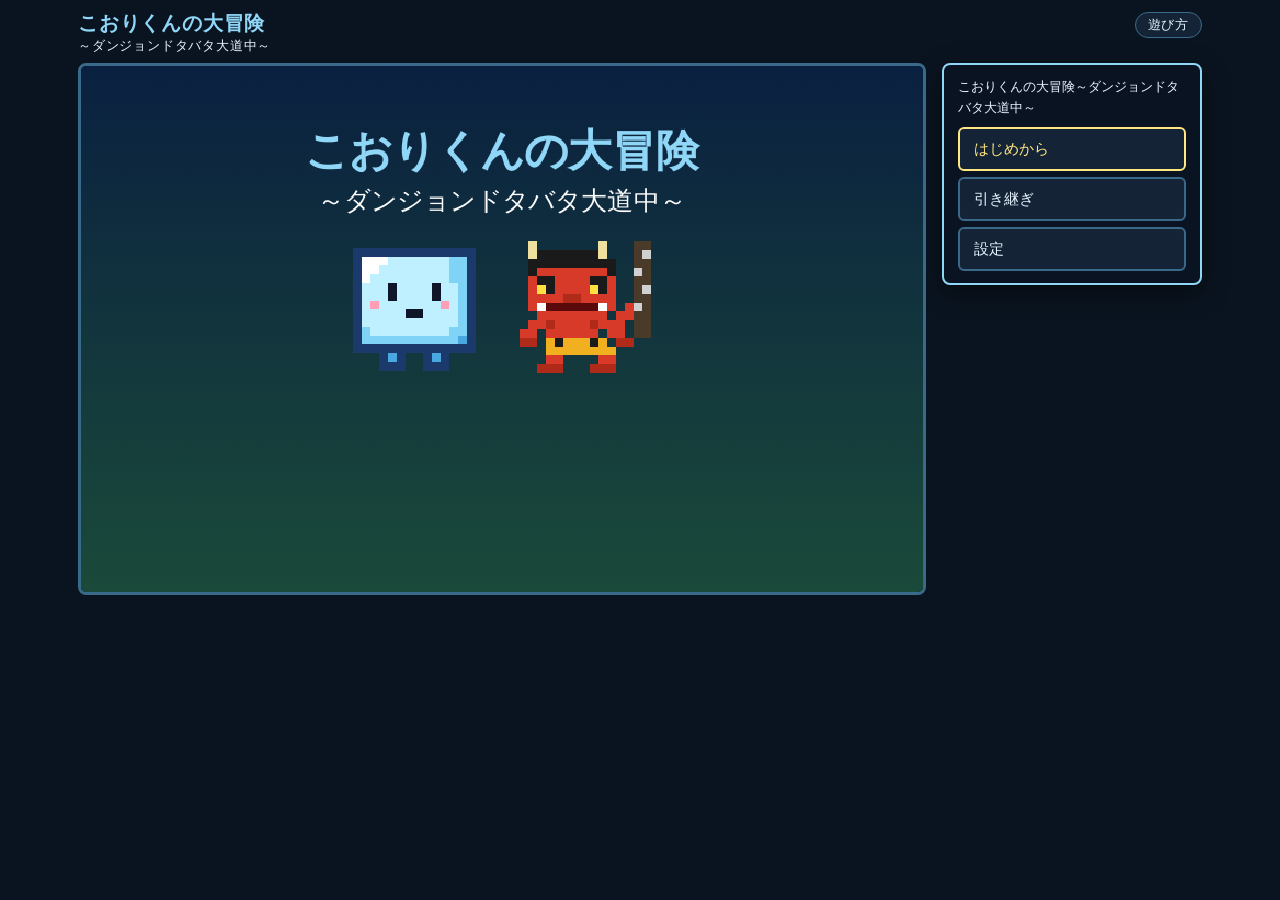
<file: index.html>
<!doctype html>
<html lang="ja">
<head>
<meta charset="utf-8">
<meta name="viewport" content="width=device-width, initial-scale=1, viewport-fit=cover">
<meta name="theme-color" content="#0a1420">
<!-- ホーム画面に 追加 (アプリ化。manifest.webmanifest / sw.js。2026-10-25 ユーザー指定) -->
<link rel="manifest" href="manifest.webmanifest">
<link rel="icon" type="image/png" href="icons/icon-192.png">
<link rel="apple-touch-icon" href="icons/apple-touch-icon.png">
<meta name="mobile-web-app-capable" content="yes">
<meta name="apple-mobile-web-app-capable" content="yes">
<meta name="apple-mobile-web-app-title" content="こおりくんの大冒険">
<title>こおりくんの大冒険～ダンジョンドタバタ大道中～</title>
<link rel="stylesheet" href="css/style.css?v=5ccfc203">
</head>
<body>
<main class="app">
    <h1>こおりくんの大冒険<small>～ダンジョンドタバタ大道中～</small><a class="howto" href="howto.html" target="_blank" rel="noopener">遊び方</a></h1>
    <div class="stage">
        <canvas id="screen" aria-label="ダンジョン"></canvas>
        <div id="ask" class="ask" hidden>
            <p class="ask-text"></p>
            <div class="ask-choices"></div>
        </div>
    </div>
    <!-- ダンジョンの外 (タイトル・町・ストーリー) では、聞く画面を ここへ 移す (ゲーム画面に 重ねない。main.js) -->
    <div id="ask-slot" class="ask-slot"></div>
    <!-- わざ (キーボードは 1〜6。5・6 は ストーリーを クリアした 主人公)。main.js が作る -->
    <div id="skills" class="skills" aria-label="わざ"></div>
    <!-- スマホの操作 (仕様書 15章)。十字ボタンは長押しでダッシュ -->
    <div class="pad" aria-label="操作">
        <div class="dpad">
            <button type="button" data-dir="-1,-1" aria-label="左上">↖</button>
            <button type="button" data-dir="0,-1" aria-label="上">↑</button>
            <button type="button" data-dir="1,-1" aria-label="右上">↗</button>
            <button type="button" data-dir="-1,0" aria-label="左">←</button>
            <span></span>
            <button type="button" data-dir="1,0" aria-label="右">→</button>
            <button type="button" data-dir="-1,1" aria-label="左下">↙</button>
            <button type="button" data-dir="0,1" aria-label="下">↓</button>
            <button type="button" data-dir="1,1" aria-label="右下">↘</button>
        </div>
        <div class="acts">
            <button type="button" id="btn-ok">攻撃・決定</button>
            <button type="button" id="btn-item">道具</button>
            <button type="button" id="btn-tactic">作戦</button>
            <button type="button" id="btn-switch">交代</button>
            <button type="button" id="btn-special">必殺技</button>
            <button type="button" id="btn-wait">足ぶみ</button>
            <button type="button" id="btn-fast" aria-pressed="false">倍速</button>
            <button type="button" id="btn-map">地図</button>
            <button type="button" id="btn-sound">音</button>
            <button type="button" id="btn-status">ステータス</button>
            <button type="button" id="btn-down" hidden>下の階へ</button>
        </div>
    </div>
    <p class="keys">移動：矢印キー・テンキー（斜めは矢印を2つ同時か、Shift を押しながら）／ダッシュ：B を押しながら移動／向きだけ変える：R を押しながら方向／攻撃・決定：Z・Enter（階段の上なら降りる）／わざ：1〜4（ストーリーをクリアした主人公は 1〜6）／道具：X／仲間の作戦：T／操作するキャラの交代：C／必殺技：V（1 人 1 回・チームで 3 回）／足ぶみ：Space／戻る：X・Esc／ステータス・装備：E／ミニマップ：M／下の階へ（階段を見つけたら いつでも）：D／音のオン・オフ：S（「音」ボタンで 音量）</p>
</main>
<!-- ファイルを直接開いても動くように、モジュールではなく順に読むスクリプトにしている -->
<script src="js/rng.js?v=d477476e"></script>
<script src="js/dungeon.js?v=3642f013"></script>
<script src="js/units.js?v=2de85db5"></script>
<script src="js/enemies.js?v=64281f04"></script>
<script src="js/items.js?v=85a8c4df"></script>
<script src="js/dungeons.js?v=f8710929"></script>
<script src="js/collection.js?v=85096824"></script>
<script src="js/allies.js?v=820280bd"></script>
<script src="js/enemies9.js?v=0b8a537c"></script>
<script src="js/enemies10.js?v=5cfe54c6"></script>
<script src="js/enemies11.js?v=a00ad7a8"></script>
<script src="js/town.js?v=49136b44"></script>
<script src="js/art.js?v=2638eb3d"></script>
<script src="js/itemart.js?v=63acfaf6"></script>
<script src="js/bigart.js?v=df38b82e"></script>
<script src="js/enemyart.js?v=4369f873"></script>
<script src="js/enemyart9.js?v=9ce94360"></script>
<script src="js/enemyart10.js?v=462eb5f0"></script>
<script src="js/specials.js?v=dc09085a"></script>
<script src="js/profiles.js?v=c814aac7"></script>
<script src="js/profiles-new.js?v=ff38c96f"></script>
<script src="js/enemyart11.js?v=959ce57f"></script>
<script src="js/sound.js?v=82d8de50"></script>
<script src="js/config.js?v=3f3ca9fb"></script>
<script src="js/market.js?v=d35a16b0"></script>
<script src="js/townui.js?v=6e3e63c6"></script>
<script src="js/motion.js?v=b423035e"></script>
<script src="js/arena.js?v=2c38fd86"></script>
<script src="js/emblems.js?v=23440936"></script>
<script src="js/op.js?v=49f15229"></script>
<script src="js/game.js?v=be4bf17e"></script>
<script src="js/main.js?v=e0f3963b"></script>
</body>
</html>
</file>
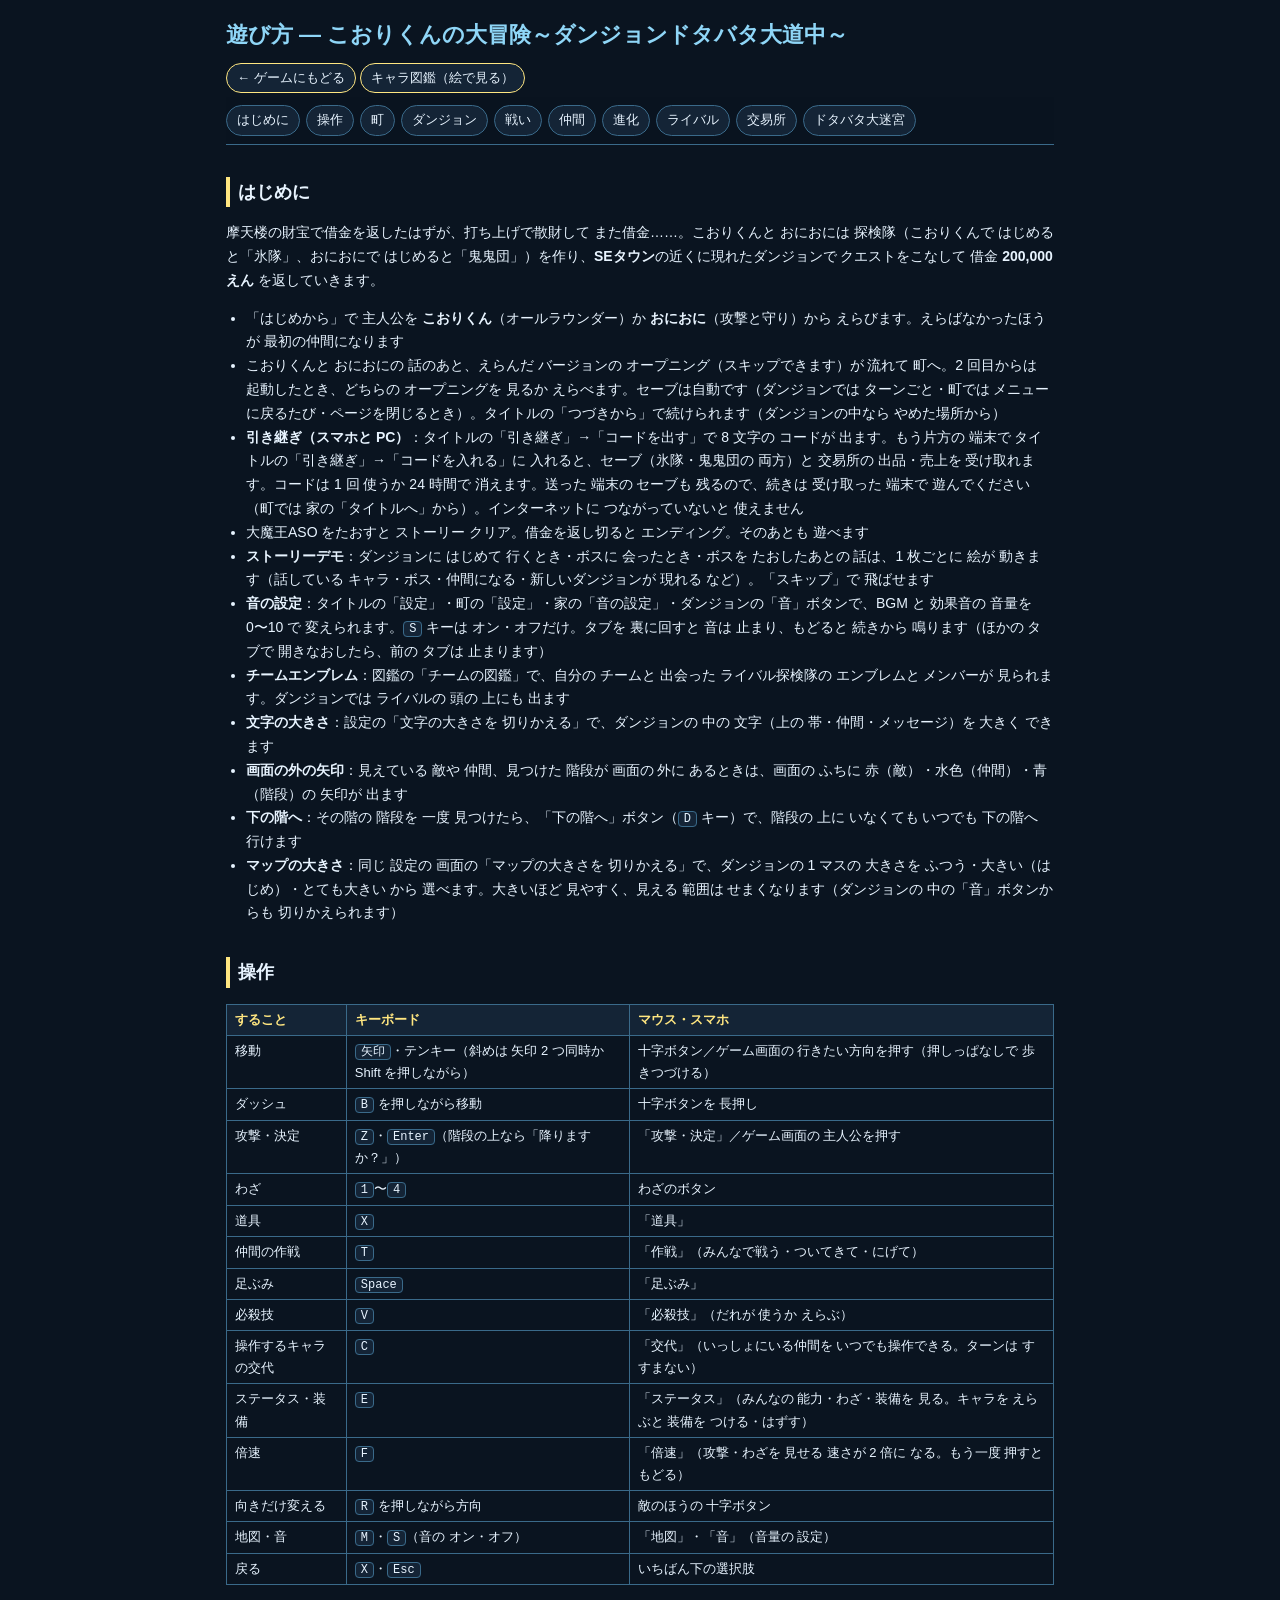
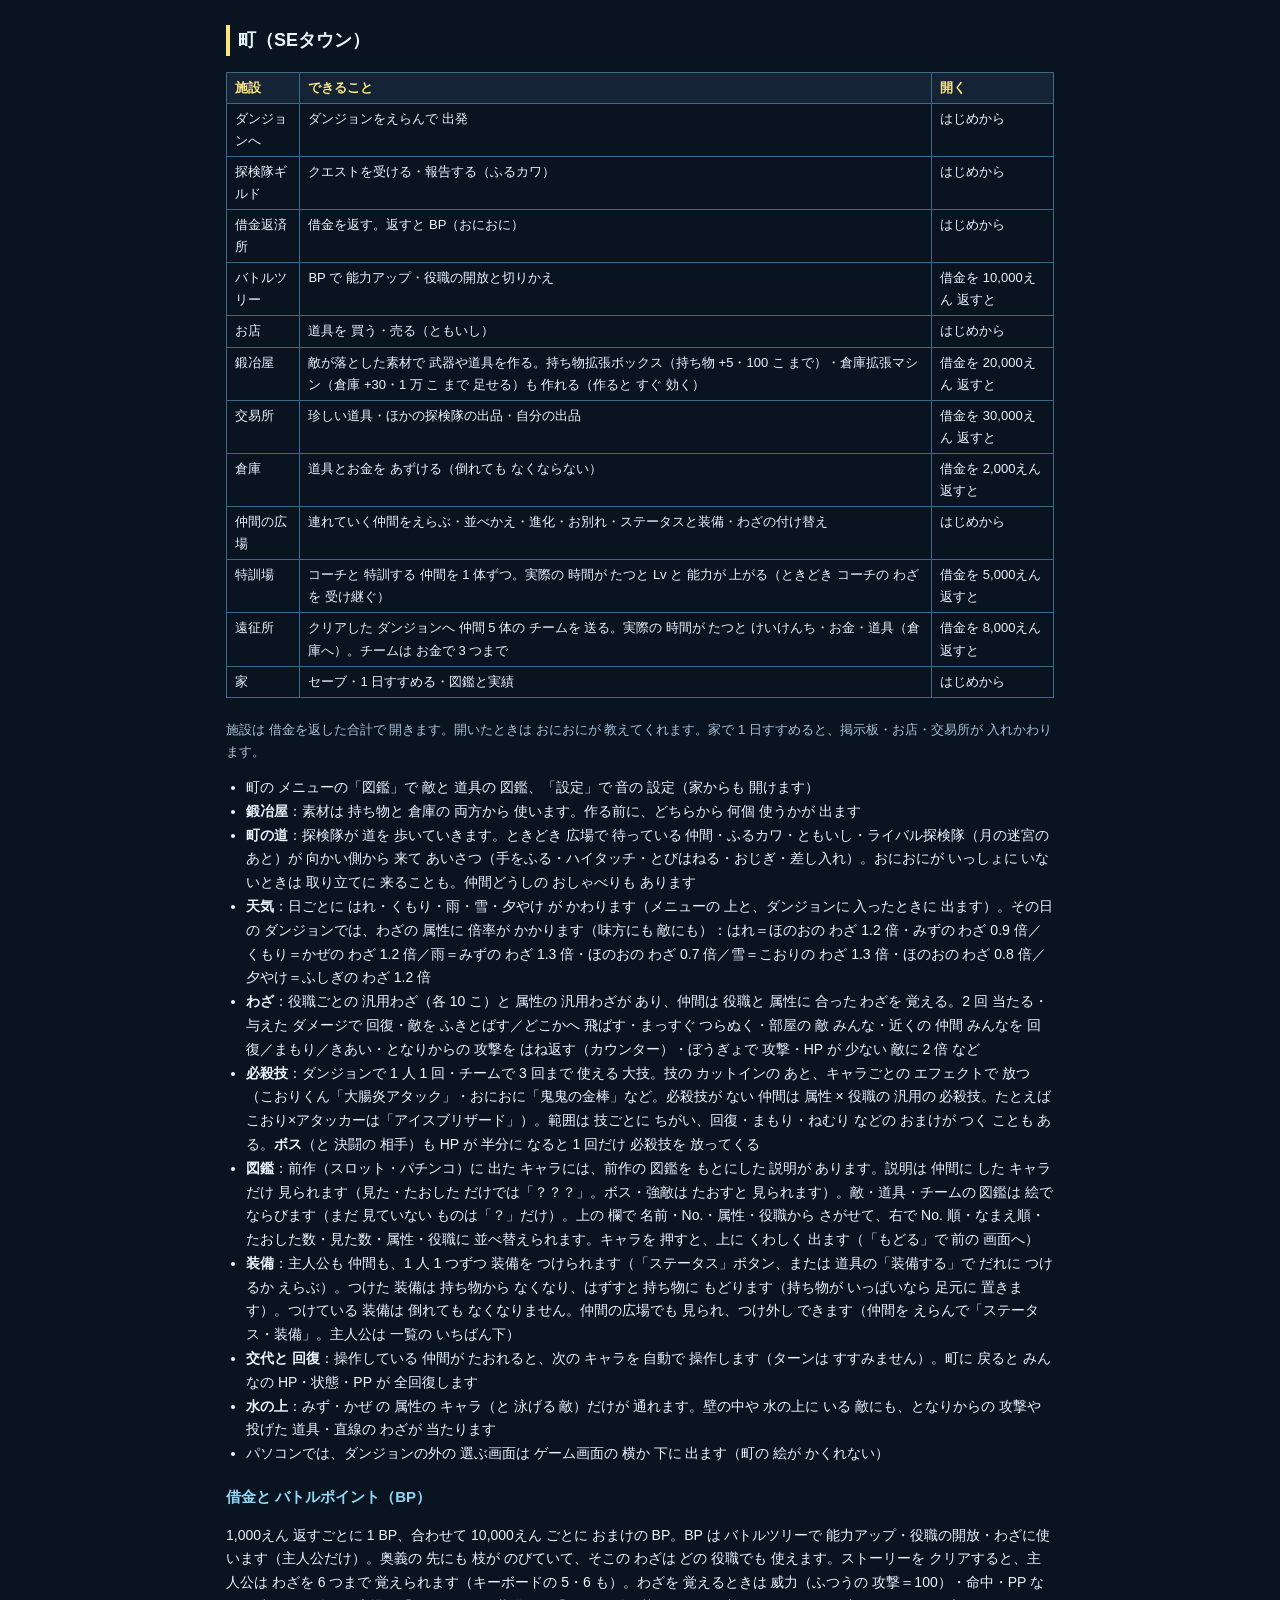
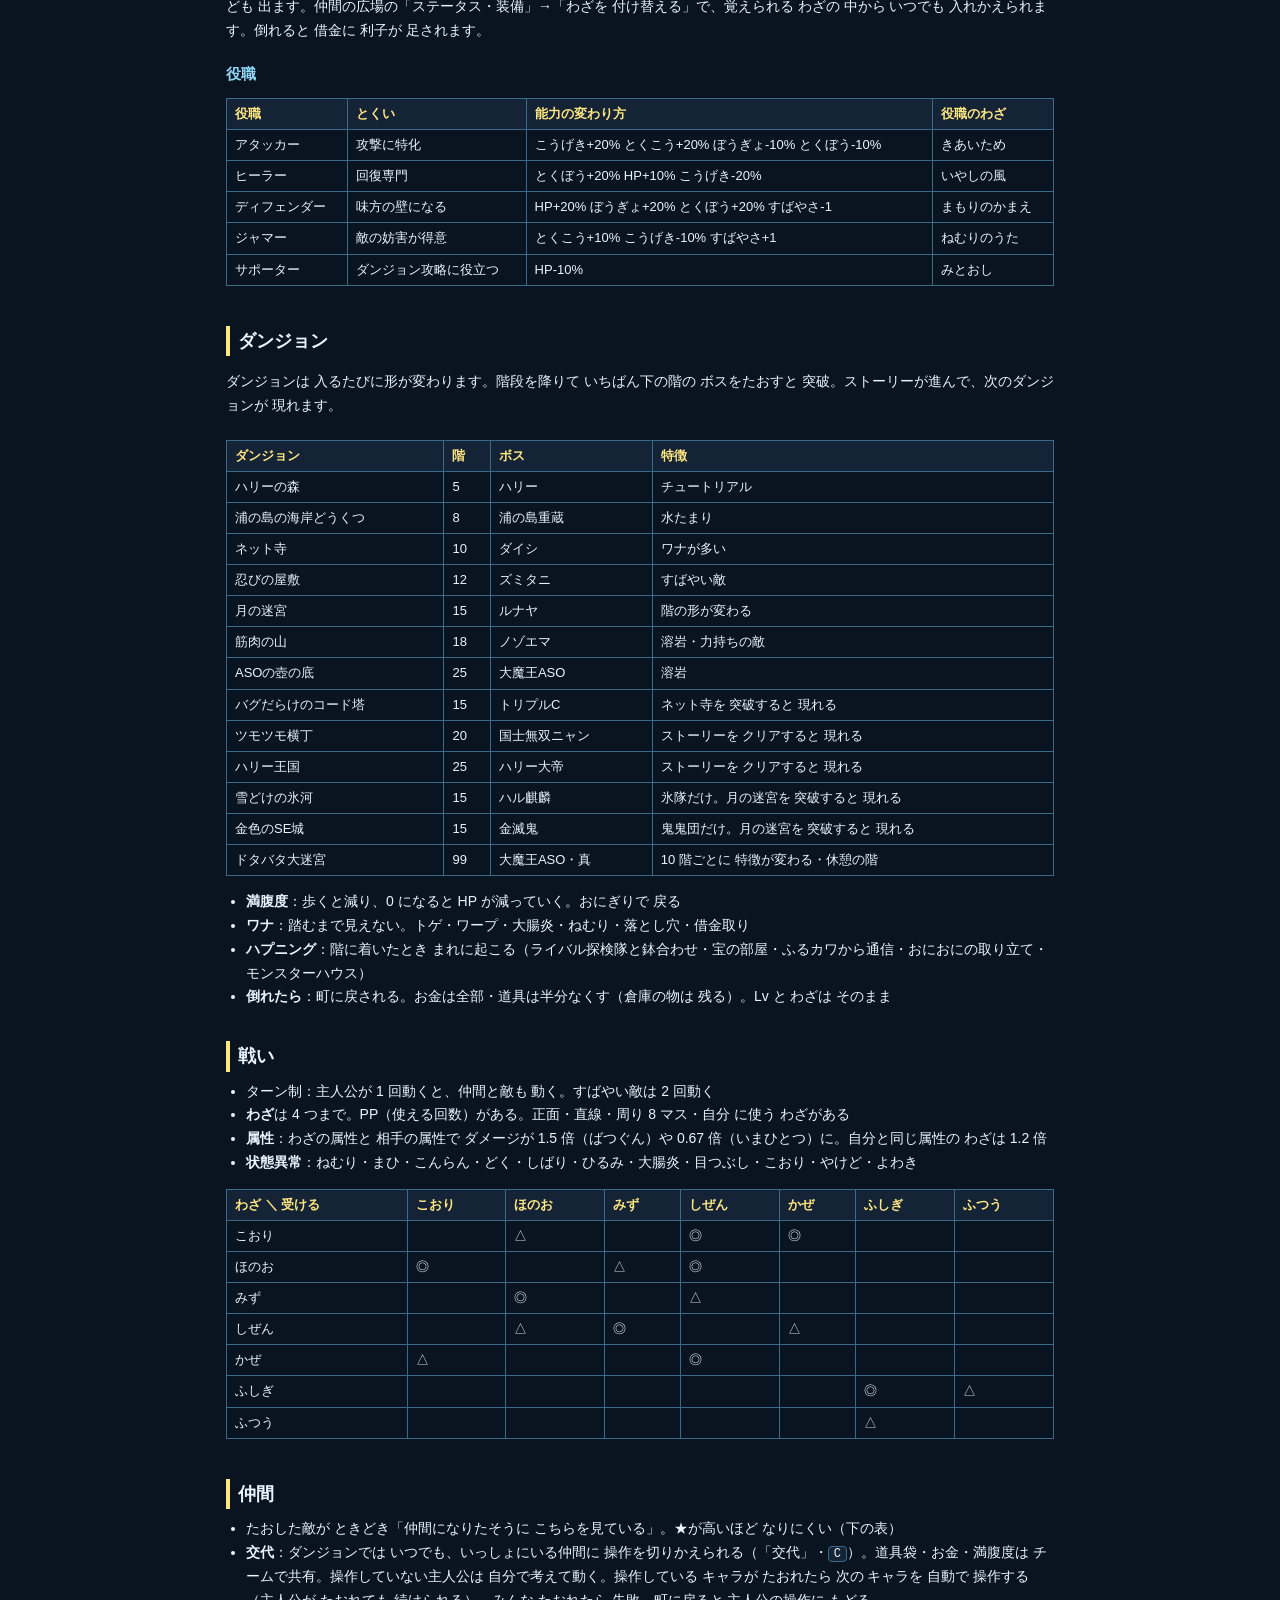
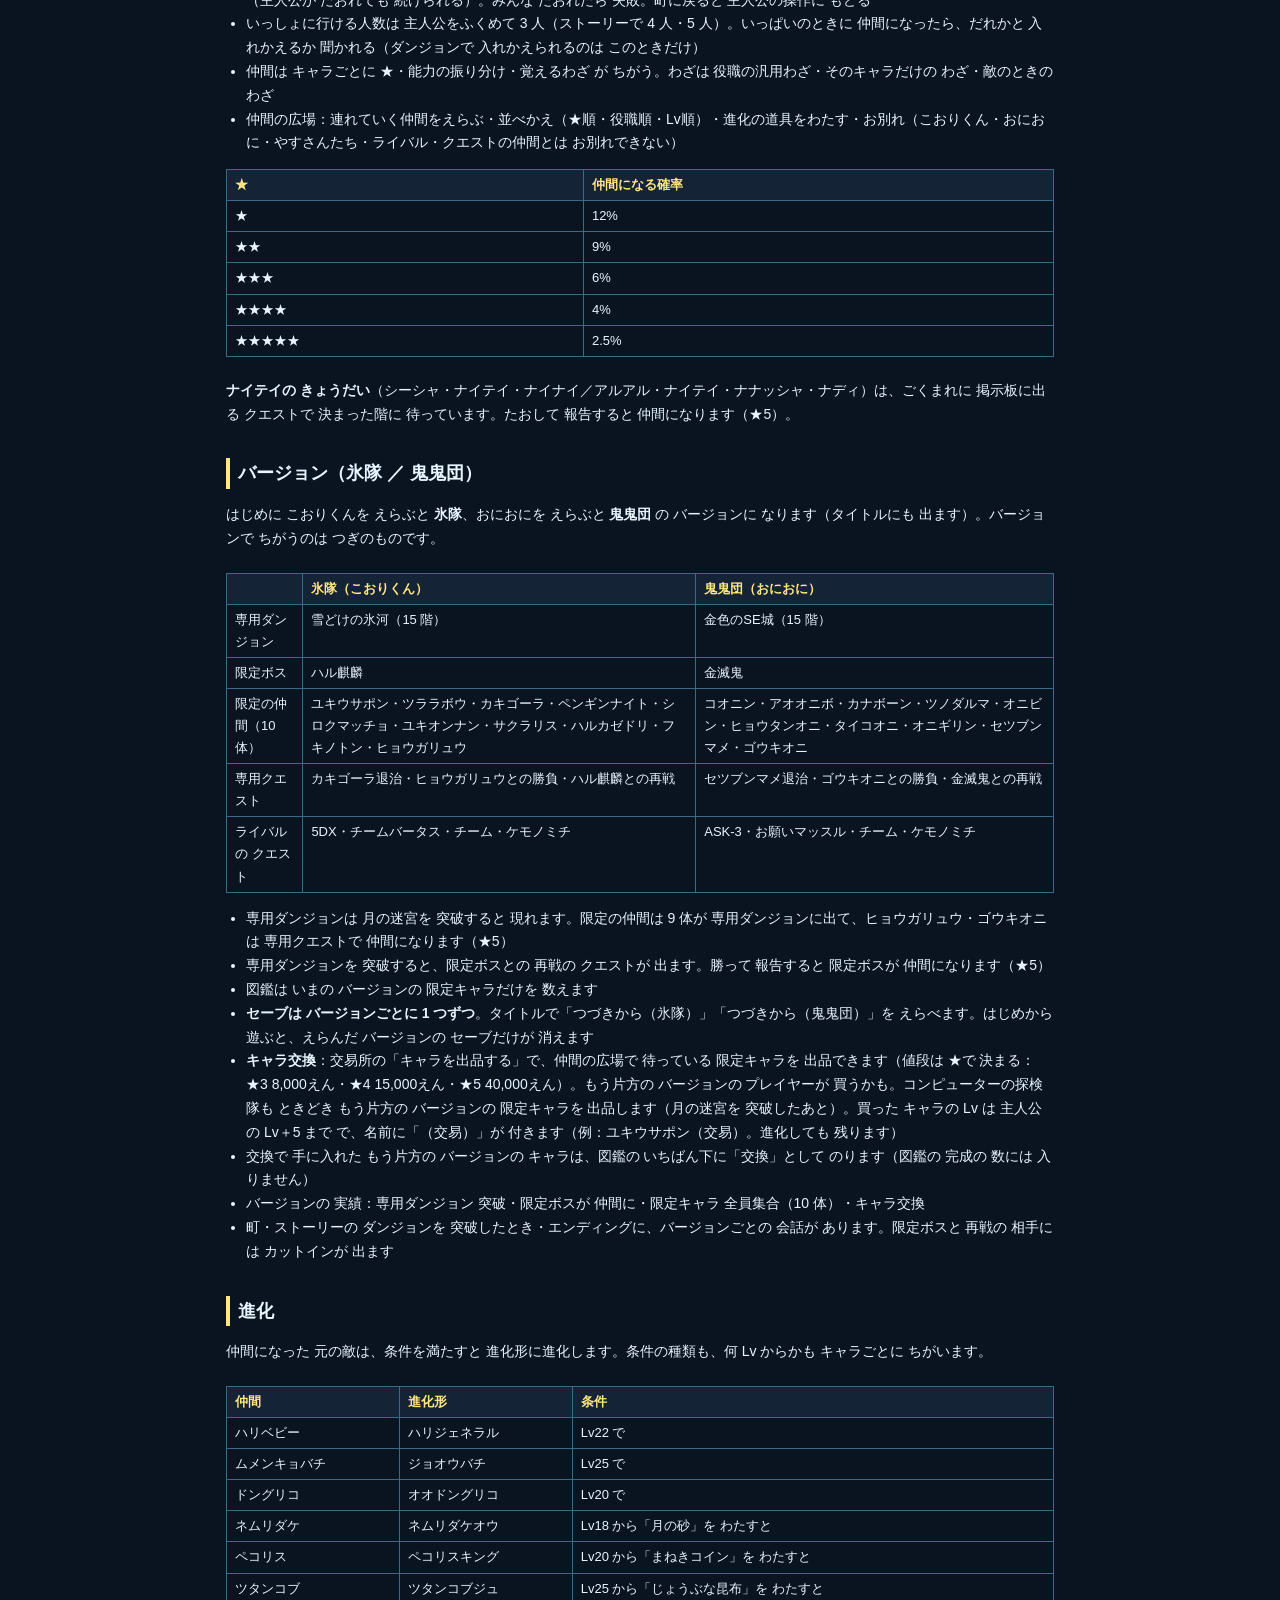
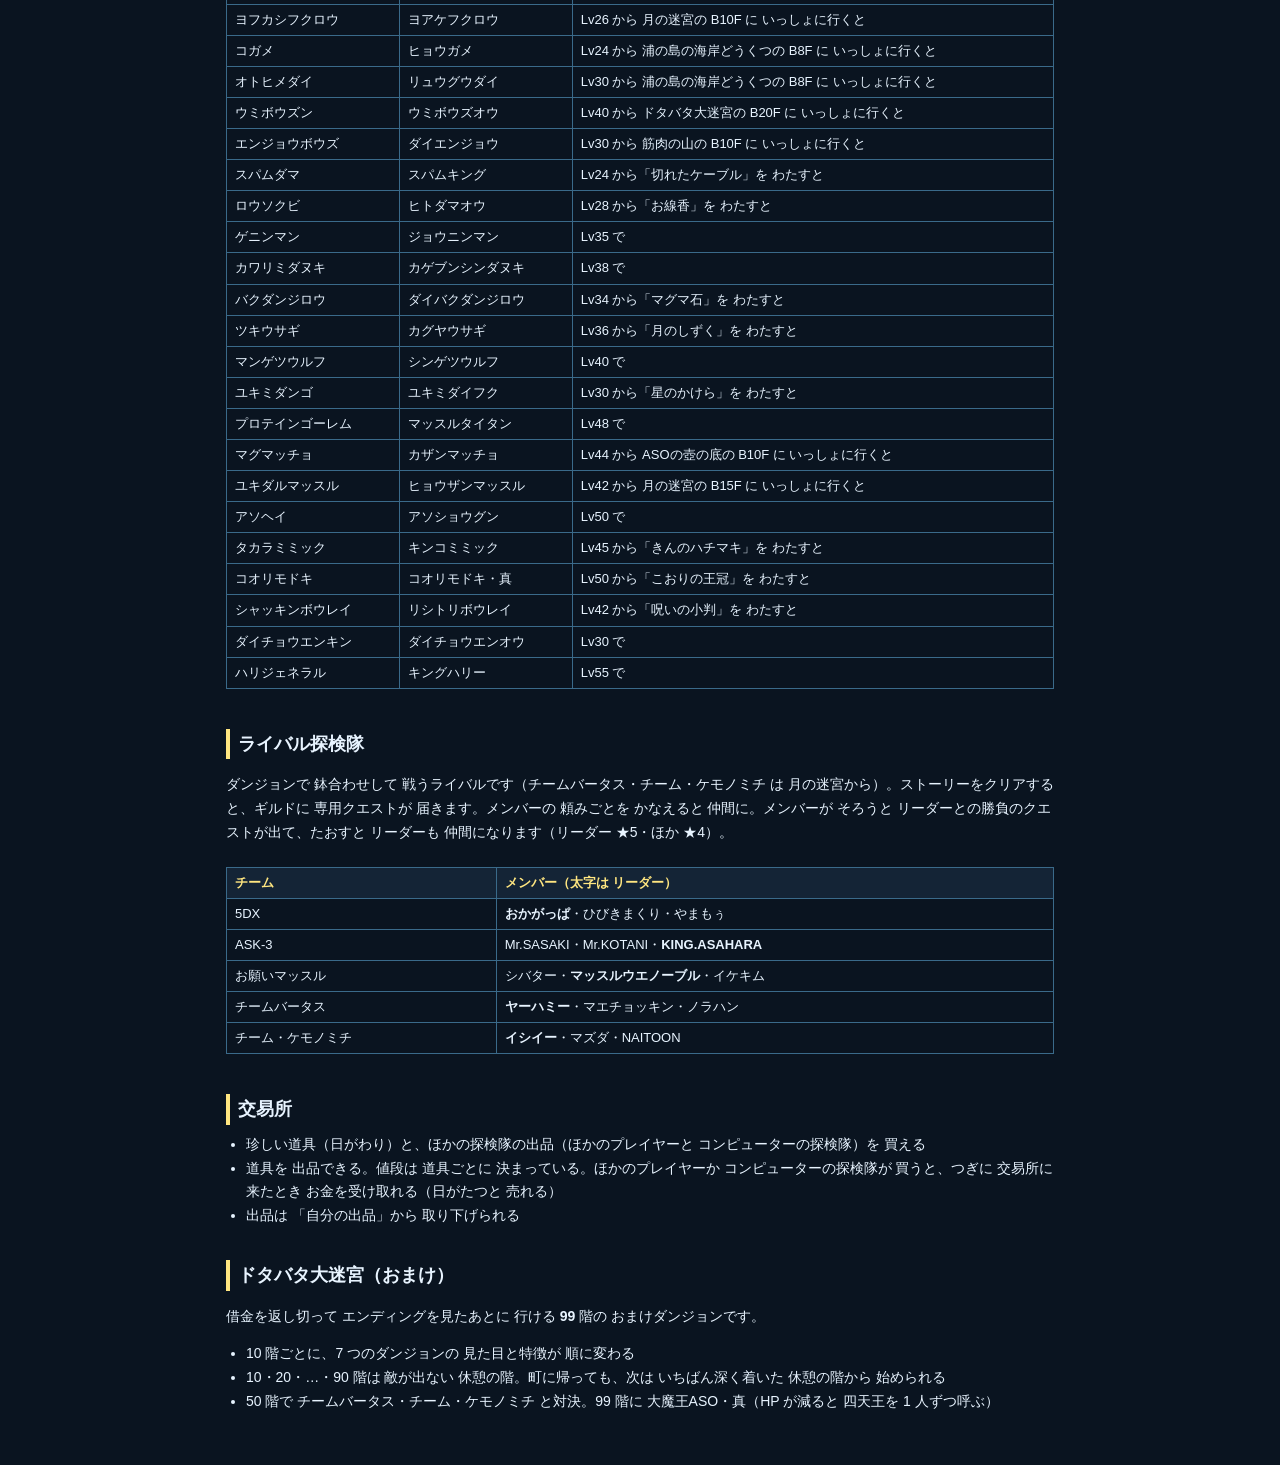
<file: howto.html>
<!doctype html>
<html lang="ja">
<head>
<meta charset="utf-8">
<meta name="viewport" content="width=device-width, initial-scale=1">
<title>遊び方</title>
<!--
  遊び方のページ (2026-10-22 ユーザー指定)。ゲームの画面の上の「遊び方」から開く。
  数字 (ダンジョンの階数・施設が開く額・仲間になる確率・進化の条件など) は ゲームと同じ js/ のファイルから読んで出す
-->
<style>
    :root { --bg: #0a1420; --panel: #142436; --line: #3a6a8a; --text: #e8f4ff; --sub: #a8c0d8; --accent: #8fd6f7; --hot: #ffe680; }
    * { box-sizing: border-box; }
    body { margin: 0; background: var(--bg); color: var(--text); font-family: "BIZ UDPGothic", "Yu Gothic", "Hiragino Kaku Gothic ProN", sans-serif; line-height: 1.7; }
    main { max-width: 860px; margin: 0 auto; padding: 16px 16px 48px; }
    h1 { font-size: 22px; color: var(--accent); margin: 0 0 4px; }
    h2 { font-size: 18px; margin: 32px 0 8px; padding-left: 8px; border-left: 4px solid var(--hot); scroll-margin-top: 52px; }
    h3 { font-size: 15px; margin: 18px 0 4px; color: var(--accent); }
    p, li { font-size: 14px; }
    ul { padding-left: 20px; margin: 6px 0; }
    nav { position: sticky; top: 0; background: rgba(10, 20, 32, .95); padding: 8px 0; display: flex; flex-wrap: wrap; gap: 6px; border-bottom: 1px solid var(--line); z-index: 1; }
    nav a, .back { color: var(--text); text-decoration: none; font-size: 13px; padding: 3px 10px; border: 1px solid var(--line); border-radius: 99px; background: var(--panel); }
    .back { display: inline-block; margin: 6px 0 4px; border-color: var(--hot); }
    .table-wrap { overflow-x: auto; }
    table { border-collapse: collapse; margin: 8px 0; font-size: 13px; min-width: 100%; }
    th, td { border: 1px solid var(--line); padding: 4px 8px; text-align: left; vertical-align: top; }
    th { background: var(--panel); color: var(--hot); white-space: nowrap; }
    kbd { background: var(--panel); border: 1px solid var(--line); border-radius: 4px; padding: 0 5px; font-size: 12px; }
    .note { color: var(--sub); font-size: 13px; }
</style>
</head>
<body>
<main>
    <h1>遊び方 ― こおりくんの大冒険～ダンジョンドタバタ大道中～</h1>
    <a class="back" href="index.html">← ゲームにもどる</a>
    <a class="back" href="docs/characters.html">キャラ図鑑（絵で見る）</a>
    <nav>
        <a href="#start">はじめに</a><a href="#control">操作</a><a href="#town">町</a><a href="#dungeon">ダンジョン</a><a href="#battle">戦い</a>
        <a href="#ally">仲間</a><a href="#evolve">進化</a><a href="#rival">ライバル</a><a href="#trade">交易所</a><a href="#bonus">ドタバタ大迷宮</a>
    </nav>

    <h2 id="start">はじめに</h2>
    <p>摩天楼の財宝で借金を返したはずが、打ち上げで散財して また借金……。こおりくんと おにおには 探検隊（こおりくんで はじめると「氷隊」、おにおにで はじめると「鬼鬼団」）を作り、<b id="town-name"></b>の近くに現れたダンジョンで クエストをこなして 借金 <b id="debt"></b> を返していきます。</p>
    <ul>
        <li>「はじめから」で 主人公を <b>こおりくん</b>（オールラウンダー）か <b>おにおに</b>（攻撃と守り）から えらびます。えらばなかったほうが 最初の仲間になります</li>
        <li>こおりくんと おにおにの 話のあと、えらんだ バージョンの オープニング（スキップできます）が 流れて 町へ。2 回目からは 起動したとき、どちらの オープニングを 見るか えらべます。セーブは自動です（ダンジョンでは ターンごと・町では メニューに戻るたび・ページを閉じるとき）。タイトルの「つづきから」で続けられます（ダンジョンの中なら やめた場所から）</li>
        <li><b>引き継ぎ（スマホと PC）</b>：タイトルの「引き継ぎ」→「コードを出す」で 8 文字の コードが 出ます。もう片方の 端末で タイトルの「引き継ぎ」→「コードを入れる」に 入れると、セーブ（氷隊・鬼鬼団の 両方）と 交易所の 出品・売上を 受け取れます。コードは 1 回 使うか 24 時間で 消えます。送った 端末の セーブも 残るので、続きは 受け取った 端末で 遊んでください（町では 家の「タイトルへ」から）。インターネットに つながっていないと 使えません</li>
        <li>大魔王ASO をたおすと ストーリー クリア。借金を返し切ると エンディング。そのあとも 遊べます</li>
        <li><b>ストーリーデモ</b>：ダンジョンに はじめて 行くとき・ボスに 会ったとき・ボスを たおしたあとの 話は、1 枚ごとに 絵が 動きます（話している キャラ・ボス・仲間になる・新しいダンジョンが 現れる など）。「スキップ」で 飛ばせます</li>
        <li><b>音の設定</b>：タイトルの「設定」・町の「設定」・家の「音の設定」・ダンジョンの「音」ボタンで、BGM と 効果音の 音量を 0〜10 で 変えられます。<kbd>S</kbd> キーは オン・オフだけ。タブを 裏に回すと 音は 止まり、もどると 続きから 鳴ります（ほかの タブで 開きなおしたら、前の タブは 止まります）</li>
        <li><b>チームエンブレム</b>：図鑑の「チームの図鑑」で、自分の チームと 出会った ライバル探検隊の エンブレムと メンバーが 見られます。ダンジョンでは ライバルの 頭の 上にも 出ます</li>
        <li><b>文字の大きさ</b>：設定の「文字の大きさを 切りかえる」で、ダンジョンの 中の 文字（上の 帯・仲間・メッセージ）を 大きく できます</li>
        <li><b>画面の外の矢印</b>：見えている 敵や 仲間、見つけた 階段が 画面の 外に あるときは、画面の ふちに 赤（敵）・水色（仲間）・青（階段）の 矢印が 出ます</li>
        <li><b>下の階へ</b>：その階の 階段を 一度 見つけたら、「下の階へ」ボタン（<kbd>D</kbd> キー）で、階段の 上に いなくても いつでも 下の階へ 行けます</li>
        <li><b>マップの大きさ</b>：同じ 設定の 画面の「マップの大きさを 切りかえる」で、ダンジョンの 1 マスの 大きさを ふつう・大きい（はじめ）・とても大きい から 選べます。大きいほど 見やすく、見える 範囲は せまくなります（ダンジョンの 中の「音」ボタンからも 切りかえられます）</li>
    </ul>

    <h2 id="control">操作</h2>
    <div class="table-wrap"><table>
        <tr><th>すること</th><th>キーボード</th><th>マウス・スマホ</th></tr>
        <tr><td>移動</td><td><kbd>矢印</kbd>・テンキー（斜めは 矢印 2 つ同時か Shift を押しながら）</td><td>十字ボタン／ゲーム画面の 行きたい方向を押す（押しっぱなしで 歩きつづける）</td></tr>
        <tr><td>ダッシュ</td><td><kbd>B</kbd> を押しながら移動</td><td>十字ボタンを 長押し</td></tr>
        <tr><td>攻撃・決定</td><td><kbd>Z</kbd>・<kbd>Enter</kbd>（階段の上なら「降りますか？」）</td><td>「攻撃・決定」／ゲーム画面の 主人公を押す</td></tr>
        <tr><td>わざ</td><td><kbd>1</kbd>〜<kbd>4</kbd></td><td>わざのボタン</td></tr>
        <tr><td>道具</td><td><kbd>X</kbd></td><td>「道具」</td></tr>
        <tr><td>仲間の作戦</td><td><kbd>T</kbd></td><td>「作戦」（みんなで戦う・ついてきて・にげて）</td></tr>
        <tr><td>足ぶみ</td><td><kbd>Space</kbd></td><td>「足ぶみ」</td></tr>
        <tr><td>必殺技</td><td><kbd>V</kbd></td><td>「必殺技」（だれが 使うか えらぶ）</td></tr>
        <tr><td>操作するキャラの交代</td><td><kbd>C</kbd></td><td>「交代」（いっしょにいる仲間を いつでも操作できる。ターンは すすまない）</td></tr>
        <tr><td>ステータス・装備</td><td><kbd>E</kbd></td><td>「ステータス」（みんなの 能力・わざ・装備を 見る。キャラを えらぶと 装備を つける・はずす）</td></tr>
        <tr><td>倍速</td><td><kbd>F</kbd></td><td>「倍速」（攻撃・わざを 見せる 速さが 2 倍に なる。もう一度 押すと もどる）</td></tr>
        <tr><td>向きだけ変える</td><td><kbd>R</kbd> を押しながら方向</td><td>敵のほうの 十字ボタン</td></tr>
        <tr><td>地図・音</td><td><kbd>M</kbd>・<kbd>S</kbd>（音の オン・オフ）</td><td>「地図」・「音」（音量の 設定）</td></tr>
        <tr><td>戻る</td><td><kbd>X</kbd>・<kbd>Esc</kbd></td><td>いちばん下の選択肢</td></tr>
    </table></div>

    <h2 id="town">町（<span class="town-name"></span>）</h2>
    <div class="table-wrap"><table id="places"></table></div>
    <p class="note">施設は 借金を返した合計で 開きます。開いたときは おにおにが 教えてくれます。家で 1 日すすめると、掲示板・お店・交易所が 入れかわります。</p>
    <ul>
        <li>町の メニューの「図鑑」で 敵と 道具の 図鑑、「設定」で 音の 設定（家からも 開けます）</li>
        <li><b>鍛冶屋</b>：素材は 持ち物と 倉庫の 両方から 使います。作る前に、どちらから 何個 使うかが 出ます</li>
        <li><b>町の道</b>：探検隊が 道を 歩いていきます。ときどき 広場で 待っている 仲間・ふるカワ・ともいし・ライバル探検隊（月の迷宮のあと）が 向かい側から 来て あいさつ（手をふる・ハイタッチ・とびはねる・おじぎ・差し入れ）。おにおにが いっしょに いないときは 取り立てに 来ることも。仲間どうしの おしゃべりも あります</li>
        <li><b>天気</b>：日ごとに はれ・くもり・雨・雪・夕やけ が かわります（メニューの 上と、ダンジョンに 入ったときに 出ます）。その日の ダンジョンでは、わざの 属性に 倍率が かかります（味方にも 敵にも）：<span id="weathers"></span></li>
        <li><b>わざ</b>：役職ごとの 汎用わざ（各 10 こ）と 属性の 汎用わざが あり、仲間は 役職と 属性に 合った わざを 覚える。2 回 当たる・与えた ダメージで 回復・敵を ふきとばす／どこかへ 飛ばす・まっすぐ つらぬく・部屋の 敵 みんな・近くの 仲間 みんなを 回復／まもり／きあい・となりからの 攻撃を はね返す（カウンター）・ぼうぎょで 攻撃・HP が 少ない 敵に 2 倍 など</li>
        <li><b>必殺技</b>：ダンジョンで 1 人 1 回・チームで 3 回まで 使える 大技。技の カットインの あと、キャラごとの エフェクトで 放つ（こおりくん「大腸炎アタック」・おにおに「鬼鬼の金棒」など。必殺技が ない 仲間は 属性 × 役職の 汎用の 必殺技。たとえば こおり×アタッカーは「アイスブリザード」）。範囲は 技ごとに ちがい、回復・まもり・ねむり などの おまけが つく ことも ある。<b>ボス</b>（と 決闘の 相手）も HP が 半分に なると 1 回だけ 必殺技を 放ってくる</li>
        <li><b>図鑑</b>：前作（スロット・パチンコ）に 出た キャラには、前作の 図鑑を もとにした 説明が あります。説明は 仲間に した キャラだけ 見られます（見た・たおした だけでは「？？？」。ボス・強敵は たおすと 見られます）。敵・道具・チームの 図鑑は 絵で ならびます（まだ 見ていない ものは「？」だけ）。上の 欄で 名前・No.・属性・役職から さがせて、右で No. 順・なまえ順・たおした数・見た数・属性・役職に 並べ替えられます。キャラを 押すと、上に くわしく 出ます（「もどる」で 前の 画面へ）</li>
        <li><b>装備</b>：主人公も 仲間も、1 人 1 つずつ 装備を つけられます（「ステータス」ボタン、または 道具の「装備する」で だれに つけるか えらぶ）。つけた 装備は 持ち物から なくなり、はずすと 持ち物に もどります（持ち物が いっぱいなら 足元に 置きます）。つけている 装備は 倒れても なくなりません。仲間の広場でも 見られ、つけ外し できます（仲間を えらんで「ステータス・装備」。主人公は 一覧の いちばん下）</li>
        <li><b>交代と 回復</b>：操作している 仲間が たおれると、次の キャラを 自動で 操作します（ターンは すすみません）。町に 戻ると みんなの HP・状態・PP が 全回復します</li>
        <li><b>水の上</b>：みず・かぜ の 属性の キャラ（と 泳げる 敵）だけが 通れます。壁の中や 水の上に いる 敵にも、となりからの 攻撃や 投げた 道具・直線の わざが 当たります</li>
        <li>パソコンでは、ダンジョンの外の 選ぶ画面は ゲーム画面の 横か 下に 出ます（町の 絵が かくれない）</li>
    </ul>
    <h3>借金と バトルポイント（BP）</h3>
    <p><span id="bp-per"></span> 返すごとに 1 BP、合わせて <span id="bonus-every"></span> ごとに おまけの BP。BP は バトルツリーで 能力アップ・役職の開放・わざに使います（主人公だけ）。奥義の 先にも 枝が のびていて、そこの わざは どの 役職でも 使えます。ストーリーを クリアすると、主人公は わざを 6 つまで 覚えられます（キーボードの 5・6 も）。わざを 覚えるときは 威力（ふつうの 攻撃＝100）・命中・PP なども 出ます。仲間の広場の「ステータス・装備」→「わざを 付け替える」で、覚えられる わざの 中から いつでも 入れかえられます。倒れると 借金に 利子が 足されます。</p>
    <h3>役職</h3>
    <div class="table-wrap"><table id="roles"></table></div>

    <h2 id="dungeon">ダンジョン</h2>
    <p>ダンジョンは 入るたびに形が変わります。階段を降りて いちばん下の階の ボスをたおすと 突破。ストーリーが進んで、次のダンジョンが 現れます。</p>
    <div class="table-wrap"><table id="dungeons"></table></div>
    <ul>
        <li><b>満腹度</b>：歩くと減り、0 になると HP が減っていく。おにぎりで 戻る</li>
        <li><b>ワナ</b>：踏むまで見えない。トゲ・ワープ・大腸炎・ねむり・落とし穴・借金取り</li>
        <li><b>ハプニング</b>：階に着いたとき まれに起こる（ライバル探検隊と鉢合わせ・宝の部屋・ふるカワから通信・おにおにの取り立て・モンスターハウス）</li>
        <li><b>倒れたら</b>：町に戻される。お金は全部・道具は半分なくす（倉庫の物は 残る）。Lv と わざは そのまま</li>
    </ul>

    <h2 id="battle">戦い</h2>
    <ul>
        <li>ターン制：主人公が 1 回動くと、仲間と敵も 動く。すばやい敵は 2 回動く</li>
        <li><b>わざ</b>は 4 つまで。PP（使える回数）がある。正面・直線・周り 8 マス・自分 に使う わざがある</li>
        <li><b>属性</b>：わざの属性と 相手の属性で ダメージが 1.5 倍（ばつぐん）や 0.67 倍（いまひとつ）に。自分と同じ属性の わざは 1.2 倍</li>
        <li><b>状態異常</b>：ねむり・まひ・こんらん・どく・しばり・ひるみ・大腸炎・目つぶし・こおり・やけど・よわき</li>
    </ul>
    <div class="table-wrap"><table id="chart"></table></div>

    <h2 id="ally">仲間</h2>
    <ul>
        <li>たおした敵が ときどき「仲間になりたそうに こちらを見ている」。★が高いほど なりにくい（下の表）</li>
        <li><b>交代</b>：ダンジョンでは いつでも、いっしょにいる仲間に 操作を切りかえられる（「交代」・<kbd>C</kbd>）。道具袋・お金・満腹度は チームで共有。操作していない主人公は 自分で考えて動く。操作している キャラが たおれたら 次の キャラを 自動で 操作する（主人公が たおれても 続けられる）。みんな たおれたら 失敗。町に戻ると 主人公の操作に もどる</li>
        <li>いっしょに行ける人数は 主人公をふくめて 3 人（ストーリーで 4 人・5 人）。いっぱいのときに 仲間になったら、だれかと 入れかえるか 聞かれる（ダンジョンで 入れかえられるのは このときだけ）</li>
        <li>仲間は キャラごとに ★・能力の振り分け・覚えるわざ が ちがう。わざは 役職の汎用わざ・そのキャラだけの わざ・敵のときの わざ</li>
        <li>仲間の広場：連れていく仲間をえらぶ・並べかえ（★順・役職順・Lv順）・進化の道具をわたす・お別れ（こおりくん・おにおに・やすさんたち・ライバル・クエストの仲間とは お別れできない）</li>
    </ul>
    <div class="table-wrap"><table id="recruit"></table></div>

    <p><b>ナイテイの きょうだい</b>（シーシャ・ナイテイ・ナイナイ／アルアル・ナイテイ・ナナッシャ・ナディ）は、ごくまれに 掲示板に出る クエストで 決まった階に 待っています。たおして 報告すると 仲間になります（★5）。</p>

    <h2 id="version">バージョン（氷隊 ／ 鬼鬼団）</h2>
    <p>はじめに こおりくんを えらぶと <b>氷隊</b>、おにおにを えらぶと <b>鬼鬼団</b> の バージョンに なります（タイトルにも 出ます）。バージョンで ちがうのは つぎのものです。</p>
    <div class="table-wrap"><table>
        <tr><th></th><th>氷隊（こおりくん）</th><th>鬼鬼団（おにおに）</th></tr>
        <tr><td>専用ダンジョン</td><td>雪どけの氷河（15 階）</td><td>金色のSE城（15 階）</td></tr>
        <tr><td>限定ボス</td><td>ハル麒麟</td><td>金滅鬼</td></tr>
        <tr><td>限定の仲間（10 体）</td><td>ユキウサポン・ツララボウ・カキゴーラ・ペンギンナイト・シロクマッチョ・ユキオンナン・サクラリス・ハルカゼドリ・フキノトン・ヒョウガリュウ</td><td>コオニン・アオオニボ・カナボーン・ツノダルマ・オニビン・ヒョウタンオニ・タイコオニ・オニギリン・セツブンマメ・ゴウキオニ</td></tr>
        <tr><td>専用クエスト</td><td>カキゴーラ退治・ヒョウガリュウとの勝負・ハル麒麟との再戦</td><td>セツブンマメ退治・ゴウキオニとの勝負・金滅鬼との再戦</td></tr>
        <tr><td>ライバルの クエスト</td><td>5DX・チームバータス・チーム・ケモノミチ</td><td>ASK-3・お願いマッスル・チーム・ケモノミチ</td></tr>
    </table></div>
    <ul>
        <li>専用ダンジョンは 月の迷宮を 突破すると 現れます。限定の仲間は 9 体が 専用ダンジョンに出て、ヒョウガリュウ・ゴウキオニは 専用クエストで 仲間になります（★5）</li>
        <li>専用ダンジョンを 突破すると、限定ボスとの 再戦の クエストが 出ます。勝って 報告すると 限定ボスが 仲間になります（★5）</li>
        <li>図鑑は いまの バージョンの 限定キャラだけを 数えます</li>
        <li><b>セーブは バージョンごとに 1 つずつ</b>。タイトルで「つづきから（氷隊）」「つづきから（鬼鬼団）」を えらべます。はじめから 遊ぶと、えらんだ バージョンの セーブだけが 消えます</li>
        <li><b>キャラ交換</b>：交易所の「キャラを出品する」で、仲間の広場で 待っている 限定キャラを 出品できます（値段は ★で 決まる：★3 8,000えん・★4 15,000えん・★5 40,000えん）。もう片方の バージョンの プレイヤーが 買うかも。コンピューターの探検隊も ときどき もう片方の バージョンの 限定キャラを 出品します（月の迷宮を 突破したあと）。買った キャラの Lv は 主人公の Lv＋5 まで で、名前に「（交易）」が 付きます（例：ユキウサポン（交易）。進化しても 残ります）</li>
        <li>交換で 手に入れた もう片方の バージョンの キャラは、図鑑の いちばん下に「交換」として のります（図鑑の 完成の 数には 入りません）</li>
        <li>バージョンの 実績：専用ダンジョン 突破・限定ボスが 仲間に・限定キャラ 全員集合（10 体）・キャラ交換</li>
        <li>町・ストーリーの ダンジョンを 突破したとき・エンディングに、バージョンごとの 会話が あります。限定ボスと 再戦の 相手には カットインが 出ます</li>
    </ul>

    <h2 id="evolve">進化</h2>
    <p>仲間になった 元の敵は、条件を満たすと 進化形に進化します。条件の種類も、何 Lv からかも キャラごとに ちがいます。</p>
    <div class="table-wrap"><table id="evolves"></table></div>

    <h2 id="rival">ライバル探検隊</h2>
    <p>ダンジョンで 鉢合わせして 戦うライバルです（チームバータス・チーム・ケモノミチ は 月の迷宮から）。ストーリーをクリアすると、ギルドに 専用クエストが 届きます。メンバーの 頼みごとを かなえると 仲間に。メンバーが そろうと リーダーとの勝負のクエストが出て、たおすと リーダーも 仲間になります（リーダー ★5・ほか ★4）。</p>
    <div class="table-wrap"><table id="rivals"></table></div>

    <h2 id="trade">交易所</h2>
    <ul>
        <li>珍しい道具（日がわり）と、ほかの探検隊の出品（ほかのプレイヤーと コンピューターの探検隊）を 買える</li>
        <li>道具を 出品できる。値段は 道具ごとに 決まっている。ほかのプレイヤーか コンピューターの探検隊が 買うと、つぎに 交易所に来たとき お金を受け取れる（日がたつと 売れる）</li>
        <li>出品は 「自分の出品」から 取り下げられる</li>
    </ul>

    <h2 id="bonus">ドタバタ大迷宮（おまけ）</h2>
    <p>借金を返し切って エンディングを見たあとに 行ける <b id="bonus-floors"></b> 階の おまけダンジョンです。</p>
    <ul>
        <li>10 階ごとに、7 つのダンジョンの 見た目と特徴が 順に変わる</li>
        <li>10・20・…・90 階は 敵が出ない 休憩の階。町に帰っても、次は いちばん深く着いた 休憩の階から 始められる</li>
        <li>50 階で チームバータス・チーム・ケモノミチ と対決。99 階に 大魔王ASO・真（HP が減ると 四天王を 1 人ずつ呼ぶ）</li>
    </ul>
</main>

<script src="js/rng.js?v=d477476e"></script>
<script src="js/dungeon.js?v=3642f013"></script>
<script src="js/units.js?v=2de85db5"></script>
<script src="js/enemies.js?v=64281f04"></script>
<script src="js/items.js?v=85a8c4df"></script>
<script src="js/dungeons.js?v=f8710929"></script>
<script src="js/collection.js?v=85096824"></script>
<script src="js/allies.js?v=820280bd"></script>
<script src="js/enemies9.js?v=0b8a537c"></script>
<script src="js/enemies10.js?v=5cfe54c6"></script>
<script src="js/enemies11.js?v=a00ad7a8"></script>
<script src="js/town.js?v=49136b44"></script>
<script>
// 天気の わざの 倍率 (js/town.js の WEATHERS。2026-10-22)
document.getElementById('weathers').textContent = Object.values(KD.Town.WEATHERS).map(w => `${w.name}＝${KD.Town.weatherText(w)}`).join('／');
</script>
<script>
(function () {
    'use strict';
    const { Units: U, Dungeons: DG, Collection: C, Allies: A, Town: TW, Items: I } = KD;
    const $ = id => document.getElementById(id);
    const money = n => `${n.toLocaleString()}えん`;
    const table = (id, head, rows) => { $(id).innerHTML = `<tr>${head.map(h => `<th>${h}</th>`).join('')}</tr>` + rows.map(r => `<tr>${r.map(c => `<td>${c}</td>`).join('')}</tr>`).join(''); };

    $('town-name').textContent = TW.NAME;
    document.querySelectorAll('.town-name').forEach(e => { e.textContent = TW.NAME; });
    $('debt').textContent = money(TW.DEBT_START);
    $('bp-per').textContent = money(TW.BP_PER);
    $('bonus-every').textContent = money(TW.BONUS_EVERY);
    $('bonus-floors').textContent = DG.BONUS.floors;

    const PLACE_NOTES = {
        dungeon: ['ダンジョンへ', 'ダンジョンをえらんで 出発'], guild: ['探検隊ギルド', 'クエストを受ける・報告する（ふるカワ）'],
        debt: ['借金返済所', '借金を返す。返すと BP（おにおに）'], tree: ['バトルツリー', 'BP で 能力アップ・役職の開放と切りかえ'],
        shop: ['お店', '道具を 買う・売る（ともいし）'], smith: ['鍛冶屋', '敵が落とした素材で 武器や道具を作る。持ち物拡張ボックス（持ち物 +5・100 こ まで）・倉庫拡張マシン（倉庫 +30・1 万 こ まで 足せる）も 作れる（作ると すぐ 効く）'],
        trade: ['交易所', '珍しい道具・ほかの探検隊の出品・自分の出品'], storage: ['倉庫', '道具とお金を あずける（倒れても なくならない）'],
        plaza: ['仲間の広場', '連れていく仲間をえらぶ・並べかえ・進化・お別れ・ステータスと装備・わざの付け替え'],
        training: ['特訓場', 'コーチと 特訓する 仲間を 1 体ずつ。実際の 時間が たつと Lv と 能力が 上がる（ときどき コーチの わざを 受け継ぐ）'],
        expedition: ['遠征所', 'クリアした ダンジョンへ 仲間 5 体の チームを 送る。実際の 時間が たつと けいけんち・お金・道具（倉庫へ）。チームは お金で 3 つまで'], home: ['家', 'セーブ・1 日すすめる・図鑑と実績']
    };
    table('places', ['施設', 'できること', '開く'], Object.entries(PLACE_NOTES).map(([id, [name, note]]) =>
        [name, note, TW.UNLOCK[id] ? `借金を ${money(TW.UNLOCK[id])} 返すと` : 'はじめから']));

    const label = { hp: 'HP', atk: 'こうげき', def: 'ぼうぎょ', spa: 'とくこう', spd: 'とくぼう' };
    table('roles', ['役職', 'とくい', '能力の変わり方', '役職のわざ'], U.ROLE_IDS.map(id => {
        const r = U.ROLES[id];
        return [r.name, r.good, U.roleText(id), U.SKILLS[r.skill].name];
    }));
    void label;

    table('dungeons', ['ダンジョン', '階', 'ボス', '特徴'], [...DG.LIST, ...(DG.EXTRA || []), DG.BONUS].map(d => {
        const f = [];
        if (d.pool) f.push(d.pool.tile === KD.Dungeon.WATER ? '水たまり' : '溶岩');
        if (d.traps && d.traps[0] >= 6) f.push('ワナが多い');
        if (d.fast) f.push('すばやい敵');
        if (d.shift) f.push('階の形が変わる');
        if (d.strong) f.push('力持ちの敵');
        if (d.bonus) f.push('10 階ごとに 特徴が変わる・休憩の階');
        if (d.extra) f.push(d.openText);
        return [d.name, d.floors, U.ENEMIES[d.boss].name, f.join('・') || (d.id === 'forest' ? 'チュートリアル' : '')];
    }));

    // 属性の相性
    const E = U.ELEMENTS;
    table('chart', ['わざ ＼ 受ける', ...E], E.map(m => [m, ...E.map(tg => { const k = U.effect(m, tg); return k > 1 ? '◎' : k < 1 ? '△' : ''; })]));

    table('recruit', ['★', '仲間になる確率'], [1, 2, 3, 4, 5].map(s => ['★'.repeat(s), `${Math.round(A.RECRUIT_RATE[s] * 1000) / 10}%`]));

    table('evolves', ['仲間', '進化形', '条件'], Object.entries(A.EVOLVE).map(([k, v]) => [U.ENEMIES[k].name, U.ENEMIES[v.to].name, A.evolveText(k).replace(/ \S+に 進化$/, '')]));

    table('rivals', ['チーム', 'メンバー（太字は リーダー）'], Object.entries(C.RIVALS).map(([team, ids]) =>
        [team, ids.map(id => (id === A.LEADERS[team] ? `<b>${U.ENEMIES[id].name}</b>` : U.ENEMIES[id].name)).join('・')]));
    void I;
})();
</script>
</body>
</html>
</file>
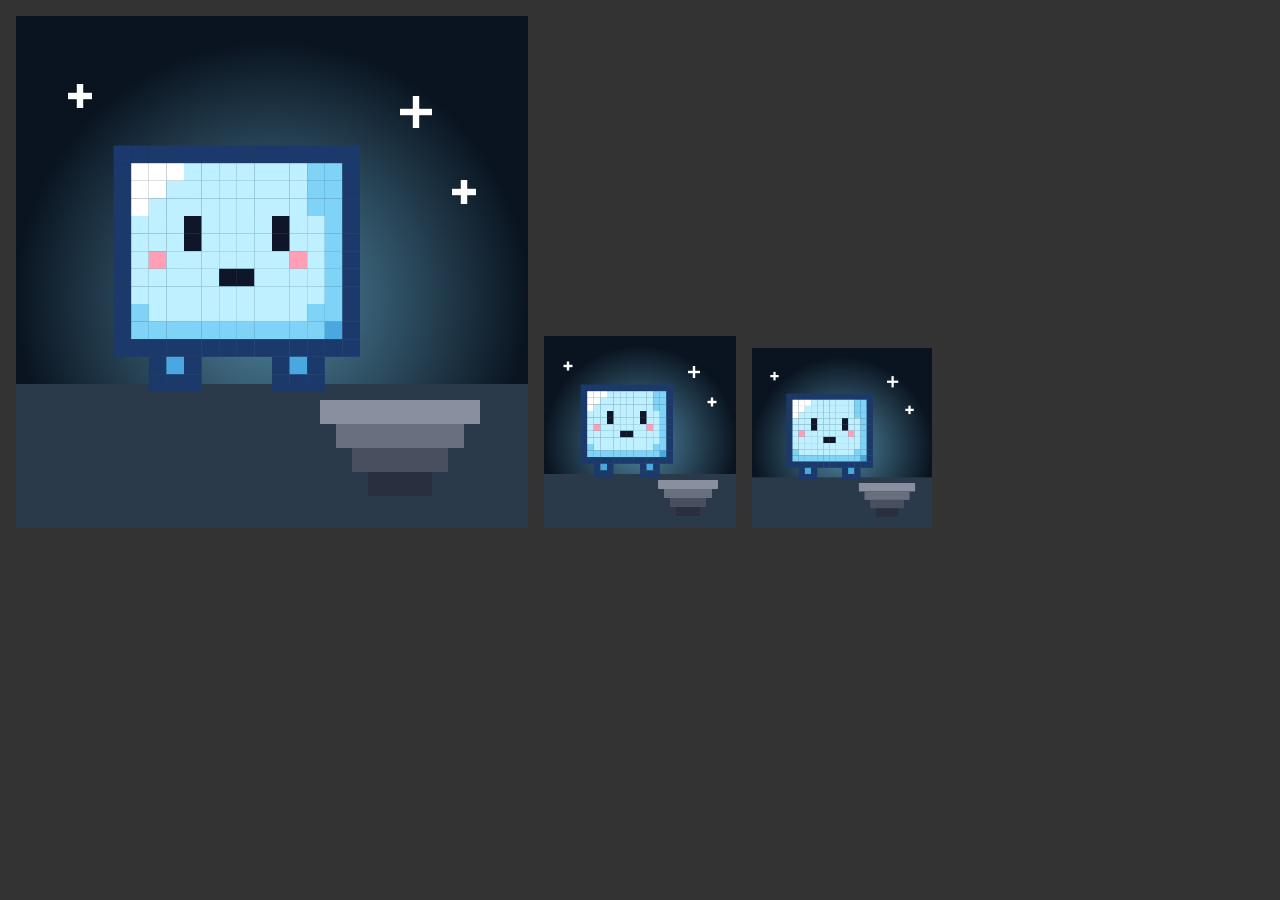
<file: tools/make-icons.html>
<!doctype html>
<!--
    アプリの アイコンを 作る (2026-10-25。ホーム画面に 追加したときの 絵)。
    ブラウザで 開くと 512・192・180 (iPhone) の 絵が 出るので、右クリックで icons/ に 保存する。
    ?size=512 を つけると その 大きさだけ 描いて body の data-img に 入れる (ヘッドレスの Chrome で 書き出す用)
-->
<html lang="ja">
<head><meta charset="utf-8"><title>アイコンを作る</title></head>
<body style="background:#333">
<script>window.KD = {};</script>
<script src="../js/art.js"></script>
<script>
function draw(size) {
    const c = document.createElement('canvas');
    c.width = c.height = size;
    const g = c.getContext('2d');
    g.imageSmoothingEnabled = false;
    const k = size / 64;
    // 背景: ダンジョンの 暗い 青と、まんなかの 光
    g.fillStyle = '#0a1420';
    g.fillRect(0, 0, size, size);
    const glow = g.createRadialGradient(size / 2, size * 0.55, size * 0.05, size / 2, size * 0.55, size * 0.5);
    glow.addColorStop(0, 'rgba(127,211,247,.55)');
    glow.addColorStop(1, 'rgba(127,211,247,0)');
    g.fillStyle = glow;
    g.fillRect(0, 0, size, size);
    // 石の 床と 下へ 続く 階段
    g.fillStyle = '#2a3a4a';
    g.fillRect(0, 46 * k, size, 18 * k);
    for (let i = 0; i < 4; i++) {
        g.fillStyle = ['#8a8f9f', '#6a6f7f', '#4a4f5f', '#2a2f3f'][i];
        g.fillRect((38 + i * 2) * k, (48 + i * 3) * k, (20 - i * 4) * k, 3 * k);
    }
    // こおりくん (大きく)
    KD.Art.drawSprite(g, 'koori', 0, 10 * k, 14 * k, { scale: 2.2 * k });
    // きらきら
    g.fillStyle = '#ffffff';
    [[50, 12, 2], [56, 22, 1.5], [8, 10, 1.5]].forEach(([x, y, s]) => {
        g.fillRect((x - s) * k, (y - 0.4) * k, s * 2 * k, 0.8 * k);
        g.fillRect((x - 0.4) * k, (y - s) * k, 0.8 * k, s * 2 * k);
    });
    return c;
}
const only = Number(new URLSearchParams(location.search).get('size'));
if (only) document.body.setAttribute('data-img', draw(only).toDataURL('image/png'));
else [512, 192, 180].forEach(size => { const im = new Image(); im.src = draw(size).toDataURL(); im.title = `${size}px`; im.style.margin = '8px'; document.body.appendChild(im); });
</script>
</body>
</html>
</file>
<file: css/style.css>
:root {
    --bg: #0a1420;
    --panel: #142436;
    --line: #3a6a8a;
    --text: #e8f4ff;
    --accent: #8fd6f7;
    --hot: #ffe680;
}

* { box-sizing: border-box; }

html, body {
    margin: 0;
    background: var(--bg);
    color: var(--text);
    font-family: "BIZ UDPGothic", "Yu Gothic", "Hiragino Kaku Gothic ProN", sans-serif;
}

/* 画面の高さに合わせて ゲーム画面を縮め、下のボタンが はみ出さないようにする (2026-10-22 ユーザー指定)。
   --ui: ゲーム画面のほかに 縦に要る高さ (見出し・わざ・ボタン・すきま)。ゲーム画面は 横:縦 = 8:5 (ダンジョンの中は 16 × 10 マス。js/game.js の ZOOM)
   --stage-max: ゲーム画面の いちばん大きい幅 (2026-10-22 ユーザー指定: 前の画面と同じくらい。848px × 530px) */
.app {
    --ui: 380px;
    --stage-max: 848px;
    max-width: 880px;
    margin: 0 auto;
    padding: 10px 16px 16px;
}

h1 {
    margin: 0 0 8px;
    font-size: 20px;
    color: var(--accent);
    letter-spacing: .04em;
}
h1 small { display: block; font-size: 13px; color: var(--text); font-weight: normal; }
/* 遊び方のリンク (見出しの右) */
h1 { position: relative; }
h1 .howto { position: absolute; right: 0; top: 2px; font-size: 13px; font-weight: normal; color: var(--text); text-decoration: none; padding: 3px 12px; border: 1px solid var(--line); border-radius: 99px; background: var(--panel); }
h1 .howto:hover { border-color: var(--hot); }

.stage {
    position: relative;
    width: min(100%, var(--stage-max), calc((100vh - var(--ui)) * 1.6));
    width: min(100%, var(--stage-max), calc((100dvh - var(--ui)) * 1.6));
    min-width: min(100%, 320px);
    margin: 0 auto;
    border: 3px solid var(--line);
    border-radius: 8px;
    overflow: hidden;
    background: #000;
    line-height: 0;
}

#screen {
    touch-action: none;   /* 押しっぱなしで歩くとき、ページが動かないように */
    cursor: pointer;
    width: 100%;
    height: auto;
    image-rendering: pixelated;
    image-rendering: crisp-edges;
    display: block;
}

/* 聞く画面 (はい / いいえ) */
.ask {
    position: absolute;
    left: 50%;
    top: 50%;
    transform: translate(-50%, -50%);
    width: min(86%, 420px);
    padding: 16px 18px;
    background: rgba(10, 20, 34, .94);
    border: 2px solid var(--accent);
    border-radius: 8px;
    line-height: 1.6;
    box-shadow: 0 8px 24px rgba(0, 0, 0, .5);
}
.ask[hidden] { display: none; }
/* 画面の中に収める (道具やレシピが多いときは、選ぶところだけ スクロール) */
.ask { max-height: calc(100% - 12px); display: flex; flex-direction: column; }
.ask.bottom { max-height: calc(100% - 20px); }
/* 下に出す一覧 (図鑑など) は、上の絵が見えるように 半分くらいまで */
.ask.bottom.list { max-height: 52%; }
.ask.bottom { top: auto; bottom: 10px; transform: translateX(-50%); padding: 10px 14px; }
.ask.bottom .ask-text { margin-bottom: 8px; font-size: 13px; }
.ask.list .ask-choices { flex-direction: column; justify-content: flex-start; align-items: stretch; flex-wrap: nowrap; min-height: 0; overflow-y: auto; }
.ask.list .ask-choices { gap: 4px; }
.ask.list .ask-choices button { text-align: left; padding: 5px 12px; font-size: 14px; }

/* わざのボタン */
.skills {
    display: grid;
    grid-template-columns: repeat(2, 1fr);
    gap: 6px;
    margin-top: 10px;
    user-select: none;
    -webkit-user-select: none;
    touch-action: none;
}
.skills:empty { display: none; }
.skills button {
    display: grid;
    grid-template-columns: auto 1fr auto;
    grid-template-rows: auto auto;
    column-gap: 8px;
    align-items: center;
    padding: 6px 10px;
    font: inherit;
    text-align: left;
    color: var(--text);
    background: var(--panel);
    border: 2px solid var(--line);
    border-radius: 8px;
    cursor: pointer;
}
.skills button:active { background: #24405a; border-color: var(--accent); }
.skills button.empty { opacity: .45; }
.skills .no { grid-row: span 2; font-size: 13px; color: var(--hot); }
.skills .nm { font-size: 14px; }
.skills .inf { grid-column: 2; font-size: 11px; color: #a8c0d8; }
.skills .pp { grid-row: 1 / span 2; grid-column: 3; font-size: 12px; color: #c8d8e8; }
.ask-text { margin: 0 0 12px; white-space: pre-line; font-size: 15px; }
/* 文字を 入れる 欄 (引き継ぎコード)。16px より 小さいと iPhone で 画面が 大きくなる */
.ask-input {
    box-sizing: border-box;
    width: 100%;
    margin: 0 0 12px;
    padding: 8px 10px;
    font: inherit;
    font-size: 20px;
    letter-spacing: .12em;
    text-align: center;
    text-transform: uppercase;
    color: var(--text);
    background: var(--panel);
    border: 2px solid var(--line);
    border-radius: 6px;
}
.ask-input:focus { outline: none; border-color: var(--hot); }
.ask-input[hidden] { display: none; }
.ask-choices { display: flex; gap: 10px; justify-content: flex-end; flex-wrap: wrap; }
.ask-choices button {
    min-width: 96px;
    padding: 8px 14px;
    font: inherit;
    font-size: 15px;
    color: var(--text);
    background: var(--panel);
    border: 2px solid var(--line);
    border-radius: 6px;
    cursor: pointer;
}
.ask-choices button.on { border-color: var(--hot); color: var(--hot); }

/* スマホの操作 */
.pad {
    display: flex;
    justify-content: space-between;
    align-items: center;
    gap: 16px;
    margin-top: 12px;
    user-select: none;
    -webkit-user-select: none;
    touch-action: none;
}
.dpad {
    display: grid;
    grid-template-columns: repeat(3, 52px);
    grid-template-rows: repeat(3, 52px);
    gap: 4px;
}
.pad button {
    font: inherit;
    font-size: 18px;
    color: var(--text);
    background: var(--panel);
    border: 2px solid var(--line);
    border-radius: 8px;
    touch-action: none;
    cursor: pointer;
}
.pad button:active { background: #24405a; border-color: var(--accent); }
.acts { display: grid; grid-template-columns: repeat(3, 1fr); gap: 8px; flex: 1; max-width: 330px; }
.acts button { height: 46px; font-size: 15px; padding: 0 4px; }
#btn-ok { border-color: var(--hot); }
#btn-down { border-color: #3a8aff; color: #bfe0ff; }   /* 下の階へ (階段を 見つけたら 出る) */
#btn-fast.on { border-color: #ffd84a; color: #ffe680; background: #4a3a10; }   /* 倍速 オン (2026-10-28) */
.acts button[hidden] { display: none; }

.keys { margin: 12px 0 0; font-size: 12px; color: #a8c0d8; line-height: 1.6; }

/* 幅のせまい画面 (スマホの縦向き): ボタンを 2 列に */
@media (max-width: 520px) {
    .app { padding: 8px 10px 12px; }
    .pad { gap: 10px; }
    .dpad { grid-template-columns: repeat(3, 48px); grid-template-rows: repeat(3, 48px); }
    .acts { grid-template-columns: repeat(2, 1fr); gap: 6px; }
    .acts button { height: 46px; font-size: 14px; min-width: 0; }
}

/* スマホの縦向き (2026-10-22 ユーザー指定: 町の画面が 見切れる → 全体を 調整)
   - 見出しを 小さく・キーボードの 説明は 出さない
   - ダンジョンの外 (タイトル・キャラ選択・町) では 十字ボタン・わざを かくす
   - 聞く画面は ゲーム画面の 上に 重ねず、ゲーム画面の 下に 広げる (下から 出る 板)。えらぶものは 2 列。多いときは 板の 中で スクロール */
@media (max-width: 520px) {
    h1 { font-size: 17px; margin-bottom: 6px; }
    h1 small { font-size: 11px; }
    h1 .howto { top: 0; font-size: 12px; padding: 2px 10px; }
    .keys { display: none; }
    /* 操作ボタンは 画面の 下 (親指の とどくところ) に よせる */
    .app { display: flex; flex-direction: column; min-height: 100vh; min-height: 100dvh; }
    .pad { margin-top: auto; padding-top: 12px; }
    .dpad { --b: min(60px, 15vw); grid-template-columns: repeat(3, var(--b)); grid-template-rows: repeat(3, var(--b)); }
    .acts button { height: min(54px, 13.5vw); }
    .acts button:last-child:nth-child(odd) { grid-column: 1 / -1; }
    /* わざの 名前は 1 行 (長ければ …)。PP は 2 行目の 右 */
    .skills button { column-gap: 6px; padding: 6px 8px; }
    .skills .nm { grid-column: 2 / span 2; min-width: 0; white-space: nowrap; overflow: hidden; text-overflow: ellipsis; }
    .skills .inf { grid-row: 2; min-width: 0; white-space: nowrap; overflow: hidden; text-overflow: ellipsis; }
    .skills .pp { grid-row: 2; grid-column: 3; font-size: 11px; }
    body:not([data-phase="play"]) .pad,
    body:not([data-phase="play"]) .skills { display: none; }
    .ask, .ask.bottom, .ask.bottom.list {
        position: fixed;
        left: 0;
        right: 0;
        top: auto;
        bottom: 0;
        transform: none;
        width: auto;
        /* ゲーム画面 (見出しの下・横:縦 = 8:5) に かからない 高さまで */
        max-height: max(40dvh, calc(100dvh - 64px - (100vw - 20px) * .625));
        padding: 12px 12px calc(12px + env(safe-area-inset-bottom));
        border-width: 2px 0 0;
        border-radius: 14px 14px 0 0;
        z-index: 10;
    }
    /* 文は 縮めない (長すぎる ときだけ 文の 中で スクロール)。えらぶものが 多ければ そちらを スクロール */
    .ask-text, .ask.bottom .ask-text { font-size: 14px; margin-bottom: 10px; flex: 0 0 auto; max-height: 34dvh; overflow-y: auto; }
    .ask-choices, .ask.list .ask-choices {
        display: grid;
        grid-template-columns: repeat(2, minmax(0, 1fr));
        gap: 6px;
        min-height: 0;
        overflow-y: auto;
        flex: 0 1 auto;
    }
    .ask-choices button, .ask.list .ask-choices button { min-width: 0; padding: 10px 8px; font-size: 14px; text-align: center; }
    /* 指で 一覧を スクロールできるように (いちばん下まで 押せる) */
    .ask-choices, .ask-text { touch-action: pan-y; overscroll-behavior: contain; -webkit-overflow-scrolling: touch; }
    .ask-choices { padding-bottom: 2px; }
    /* 1 つだけ・あまった 最後の 1 つ (もどる・やめる) は 横いっぱい */
    .ask-choices button:last-child:nth-child(odd) { grid-column: 1 / -1; }
    /* 長い 名前が あれば 1 列・左よせ */
    .ask.long .ask-choices { grid-template-columns: minmax(0, 1fr); gap: 4px; }
    .ask.long .ask-choices button { text-align: left; padding: 8px 12px; }
}

/* ダンジョンの外の 聞く画面 (#ask-slot。main.js が 移す): ゲーム画面に 重ねず、下に ならべる (2026-10-22 ユーザー指定) */
.ask-slot:empty { display: none; }
.ask-slot { margin-top: 10px; }
/*   (スマホの 縦向きは 今までどおり 画面の 下に 固定した 板) */
@media (min-width: 521px) {
    .ask-slot .ask, .ask-slot .ask.bottom, .ask-slot .ask.bottom.list {
        position: static;
        transform: none;
        width: auto;
        max-height: none;
        margin: 0 auto;
        max-width: var(--stage-max);
    }
    .ask-slot .ask-choices { justify-content: flex-start; }
}
body:not([data-phase="play"]) .pad,
body:not([data-phase="play"]) .skills,
body:not([data-phase="play"]) .keys { display: none; }

/* パソコン (マウス) では十字ボタンを小さく */
@media (hover: hover) and (pointer: fine) {
    .app { --ui: 330px; }
    .dpad { grid-template-columns: repeat(3, 40px); grid-template-rows: repeat(3, 40px); }
    .acts button { height: 38px; }
}

/* 横長の画面 (パソコン・スマホの横向き): ボタンを ゲーム画面の右に並べる */
@media (min-aspect-ratio: 4/3) and (min-width: 640px) {
    .app {
        --ui: 70px;
        max-width: calc(var(--stage-max) + 260px + 48px);
        display: grid;
        grid-template-columns: auto 260px;
        grid-template-rows: auto auto 1fr auto;
        column-gap: 16px;
        align-items: start;
    }
    h1 { grid-column: 1 / -1; }
    .stage { grid-column: 1; grid-row: 2 / span 2; width: min(100%, var(--stage-max), calc((100vh - var(--ui)) * 1.6)); width: min(100%, var(--stage-max), calc((100dvh - var(--ui)) * 1.6)); }
    .skills { grid-column: 2; grid-row: 2; grid-template-columns: 1fr; margin-top: 0; }
    .pad { grid-column: 2; grid-row: 3; flex-direction: column; align-items: stretch; margin-top: 10px; }
    .dpad { align-self: center; }
    .acts { grid-template-columns: repeat(2, 1fr); max-width: none; }
    .keys { grid-column: 1 / -1; }
    .ask-slot { grid-column: 2; grid-row: 2 / span 2; margin-top: 0; }
    /* 右の 列は せまいので 1 列に。多ければ 列の 中で スクロール */
    .ask-slot .ask { max-height: calc(100dvh - 90px); padding: 12px 14px; }
    .ask-slot .ask-choices { flex-direction: column; flex-wrap: nowrap; align-items: stretch; gap: 6px; overflow-y: auto; min-height: 0; }
    .ask-slot .ask-choices button { text-align: left; }
}
/* 横長で 低い画面 (スマホの横向きなど): 見出しを小さく */
@media (min-aspect-ratio: 4/3) and (max-height: 520px) {
    .app { --ui: 44px; padding-top: 6px; }
    h1 { font-size: 15px; margin-bottom: 4px; }
    h1 small { display: inline; margin-left: 8px; font-size: 11px; }
    .skills { grid-template-columns: repeat(2, 1fr); gap: 4px; }
    .skills button { padding: 3px 6px; }
    .skills .inf { display: none; }
    .skills button { column-gap: 4px; }
    .skills .nm { font-size: 12px; min-width: 0; white-space: nowrap; overflow: hidden; text-overflow: ellipsis; }
    .skills .pp { font-size: 10px; }
    .pad { margin-top: 6px; gap: 6px; }
    .dpad { grid-template-columns: repeat(3, 40px); grid-template-rows: repeat(3, 40px); }
    .acts button { height: 34px; font-size: 13px; }
}

/* 図鑑の 絵の カード・検索・並べ替え (2026-10-27 ユーザー指定。main.js の ask の cards)。ほかの 聞く画面の 決まりより あとに 書いて 上書きする */
.ask-tools { display: flex; gap: 6px; margin: 0 0 8px; flex: 0 0 auto; }
.ask-tools[hidden] { display: none; }
/* 16px より 小さいと iPhone で 画面が 大きくなる */
.ask-search, .ask-sort {
    min-width: 0;
    padding: 6px 8px;
    font: inherit;
    font-size: 16px;
    color: var(--text);
    background: var(--panel);
    border: 2px solid var(--line);
    border-radius: 6px;
}
.ask-search { flex: 1 1 auto; }
.ask-sort { flex: 0 0 auto; max-width: 45%; }
.ask-search:focus, .ask-sort:focus { outline: none; border-color: var(--hot); }
.ask.cards .ask-choices, .ask-slot .ask.cards .ask-choices {
    display: grid;
    grid-template-columns: repeat(auto-fill, minmax(76px, 1fr));
    gap: 6px;
    min-height: 0;
    overflow-y: auto;
    flex: 0 1 auto;
}
.ask.cards .ask-choices button.card {
    display: flex;
    flex-direction: column;
    align-items: center;
    gap: 2px;
    min-width: 0;
    padding: 4px 3px 5px;
    text-align: center;
}
.ask.cards .card canvas {
    width: 48px;
    height: 48px;
    image-rendering: pixelated;
    image-rendering: crisp-edges;
    background: #1c2c3c;
    border-radius: 4px;
}
.ask.cards .card .nm { max-width: 100%; font-size: 11px; line-height: 1.3; white-space: nowrap; overflow: hidden; text-overflow: ellipsis; }
.ask.cards .card .sb { font-size: 10px; line-height: 1.2; color: #a8c0d8; }
.ask.cards .card.on .sb { color: var(--hot); }
/* もどる などは 横いっぱい */
.ask.cards .ask-choices button:not(.card) { grid-column: 1 / -1; min-width: 0; text-align: center; }
.ask-none { grid-column: 1 / -1; margin: 6px 0; font-size: 13px; color: #a8c0d8; text-align: center; }
/* スマホ: 1 行に 4 枚 (名前が 切れにくいように) */
@media (max-width: 520px) {
    .ask.cards .ask-choices button.card { padding: 4px 2px; }
}
</file>
